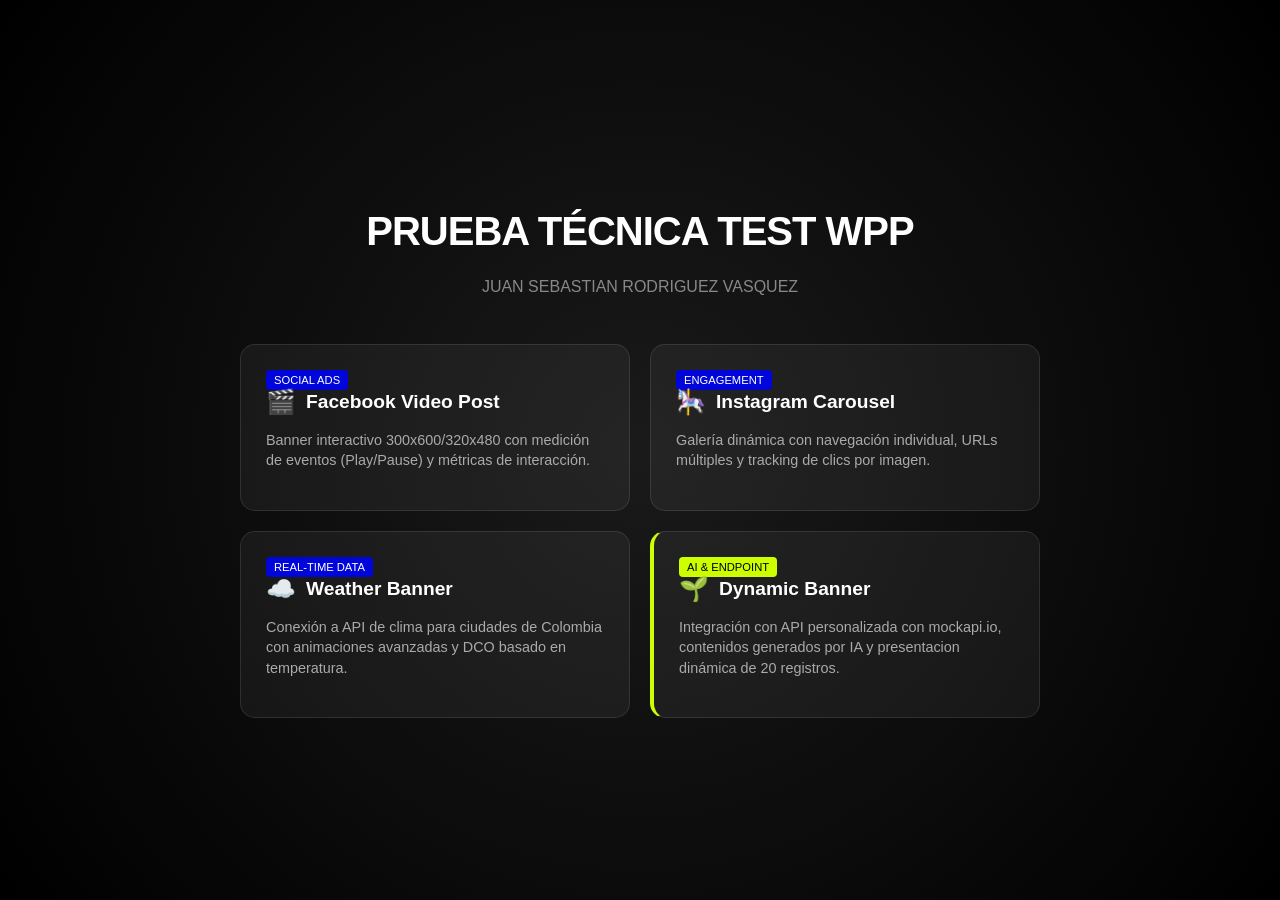
<file: index.html>
<!DOCTYPE html>
<html lang="es">
<head>
    <meta charset="UTF-8">
    <meta name="viewport" content="width=device-width, initial-scale=1.0">
    <title>Prueba Técnica Test WPP | Juan</title>
    <style>
        :root {
            --wpp-blue: #0005d9;
            --dark-bg: #0a0a0a;
            --glass: rgba(255, 255, 255, 0.05);
            --accent: #ccff00; /* Color de EverGreen */
        }

        body {
            background-color: var(--dark-bg);
            color: white;
            font-family: 'Segoe UI', sans-serif;
            display: flex;
            flex-direction: column;
            align-items: center;
            justify-content: center;
            min-height: 100vh;
            margin: 0;
            background-image: radial-gradient(circle at 50% 50%, #1a1a1a 0%, #000 100%);
        }

        h1 {
            font-size: 2.5rem;
            margin-bottom: 0.5rem;
            letter-spacing: -1px;
            text-transform: uppercase;
        }

        p.subtitle {
            color: #888;
            margin-bottom: 3rem;
        }

        .project-grid {
            display: grid;
            grid-template-columns: repeat(2, 1fr);
            gap: 20px;
            max-width: 800px;
            width: 90%;
        }

        .project-card {
            background: var(--glass);
            border: 1px solid rgba(255, 255, 255, 0.1);
            padding: 25px;
            border-radius: 15px;
            text-decoration: none;
            color: white;
            transition: all 0.4s cubic-bezier(0.175, 0.885, 0.32, 1.275);
            position: relative;
            overflow: hidden;
        }

        .project-card:hover {
            transform: translateY(-10px);
            background: rgba(255, 255, 255, 0.1);
            border-color: var(--accent);
            box-shadow: 0 10px 30px rgba(204, 255, 0, 0.1);
        }

        .project-card h3 {
            margin: 0 0 10px 0;
            font-size: 1.2rem;
            display: flex;
            align-items: center;
            gap: 10px;
        }

        .project-card p {
            font-size: 0.9rem;
            color: #aaa;
            line-height: 1.4;
        }

        .badge {
            font-size: 0.7rem;
            padding: 4px 8px;
            background: var(--wpp-blue);
            border-radius: 4px;
            text-transform: uppercase;
        }

        .icon { font-size: 1.5rem; }

        @media (max-width: 600px) {
            .project-grid { grid-template-columns: 1fr; }
        }
    </style>
</head>
<body>

    <h1>Prueba Técnica Test WPP</h1>
    <p class="subtitle">JUAN SEBASTIAN RODRIGUEZ VASQUEZ</p>

    <div class="project-grid">
        
        <a href="facebook/index.html" class="project-card">
            <span class="badge">Social Ads</span>
            <h3><span class="icon">🎬</span> Facebook Video Post</h3>
            <p>Banner interactivo 300x600/320x480 con medición de eventos (Play/Pause) y métricas de interacción.</p>
        </a>

        <a href="instagram/index.html" class="project-card">
            <span class="badge">Engagement</span>
            <h3><span class="icon">🎠</span> Instagram Carousel</h3>
            <p>Galería dinámica con navegación individual, URLs múltiples y tracking de clics por imagen.</p>
        </a>

        <a href="Dynamic-Weather/index.html" class="project-card">
            <span class="badge">Real-Time Data</span>
            <h3><span class="icon">☁️</span> Weather Banner</h3>
            <p>Conexión a API de clima para ciudades de Colombia con animaciones avanzadas y DCO basado en temperatura.</p>
        </a>

        <a href="API-dinamica/index.html" class="project-card" style="border-left: 4px solid var(--accent);">
            <span class="badge" style="background: var(--accent); color: black;">AI & Endpoint</span>
            <h3><span class="icon">🌱</span> Dynamic Banner</h3>
            <p>Integración con API personalizada con mockapi.io, contenidos generados por IA y presentacion dinámica de 20 registros.</p>
        </a>

    </div>

</body>
</html>
</file>
